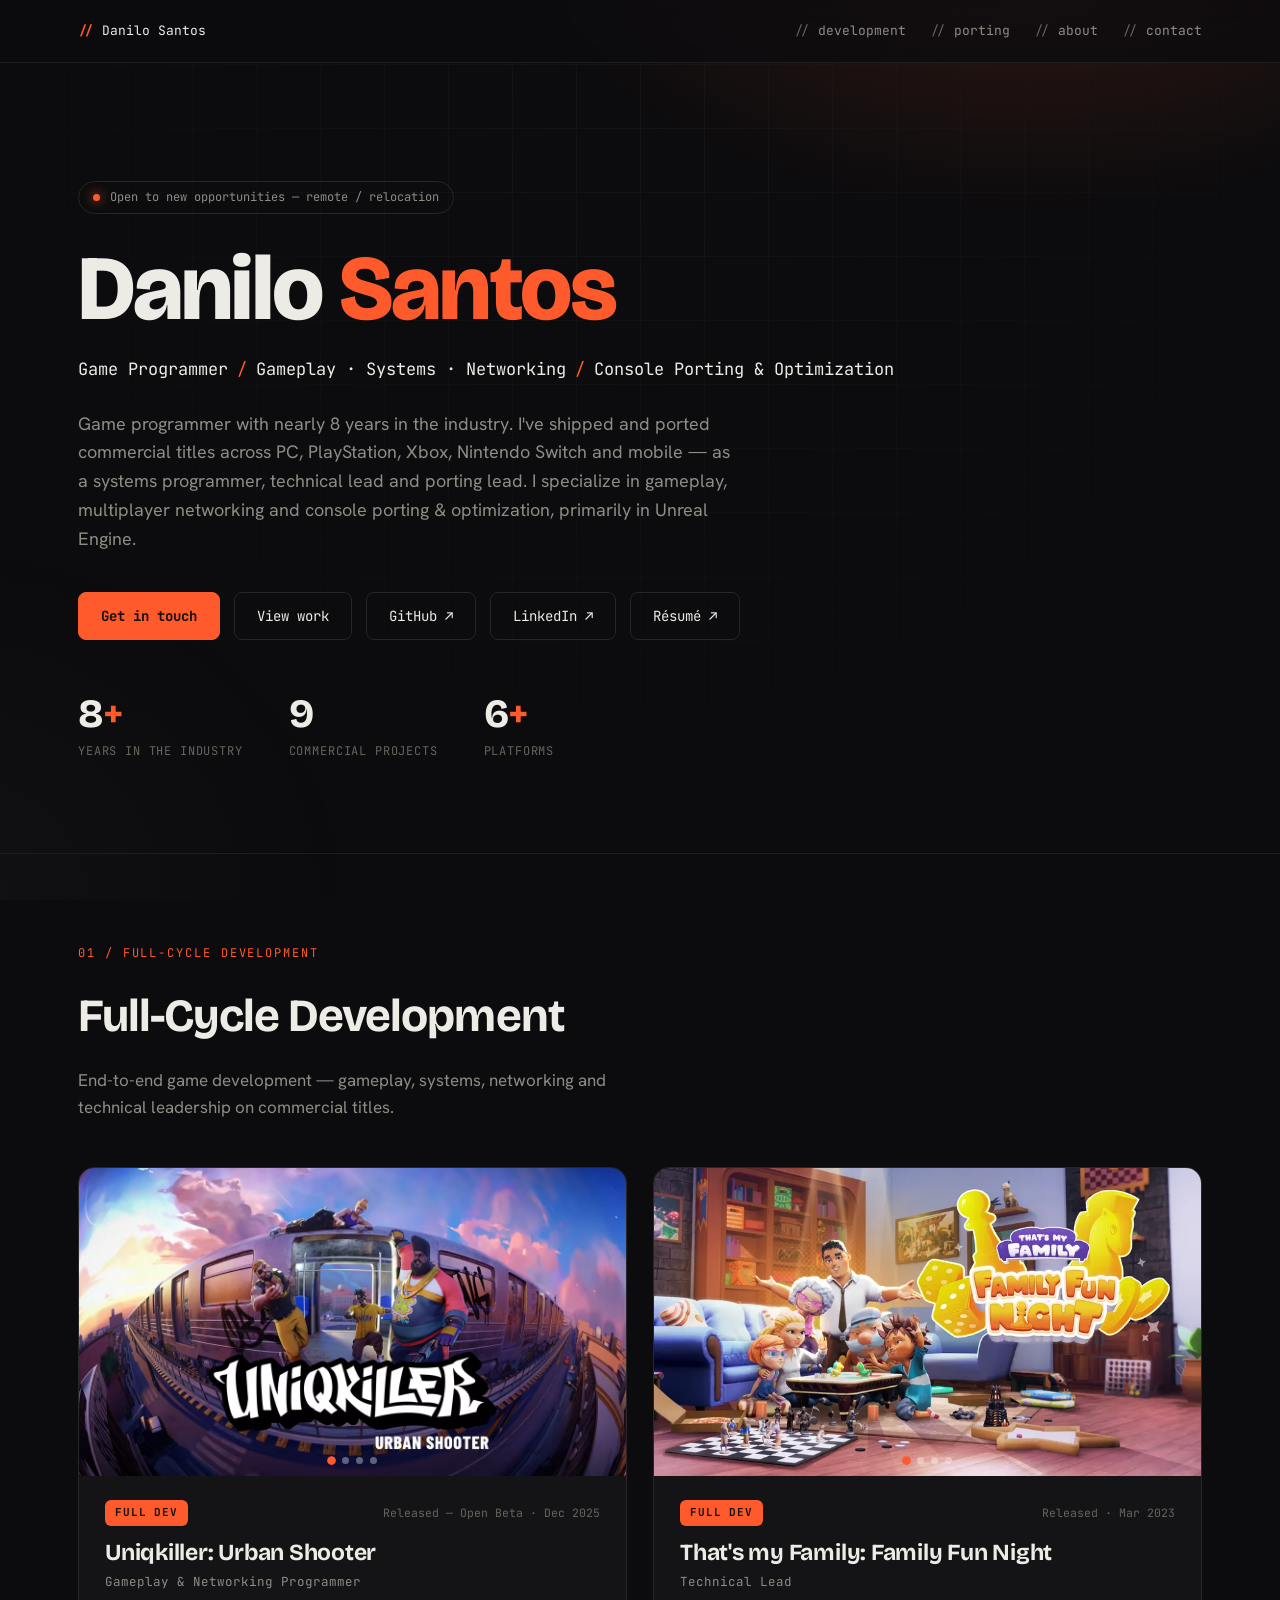
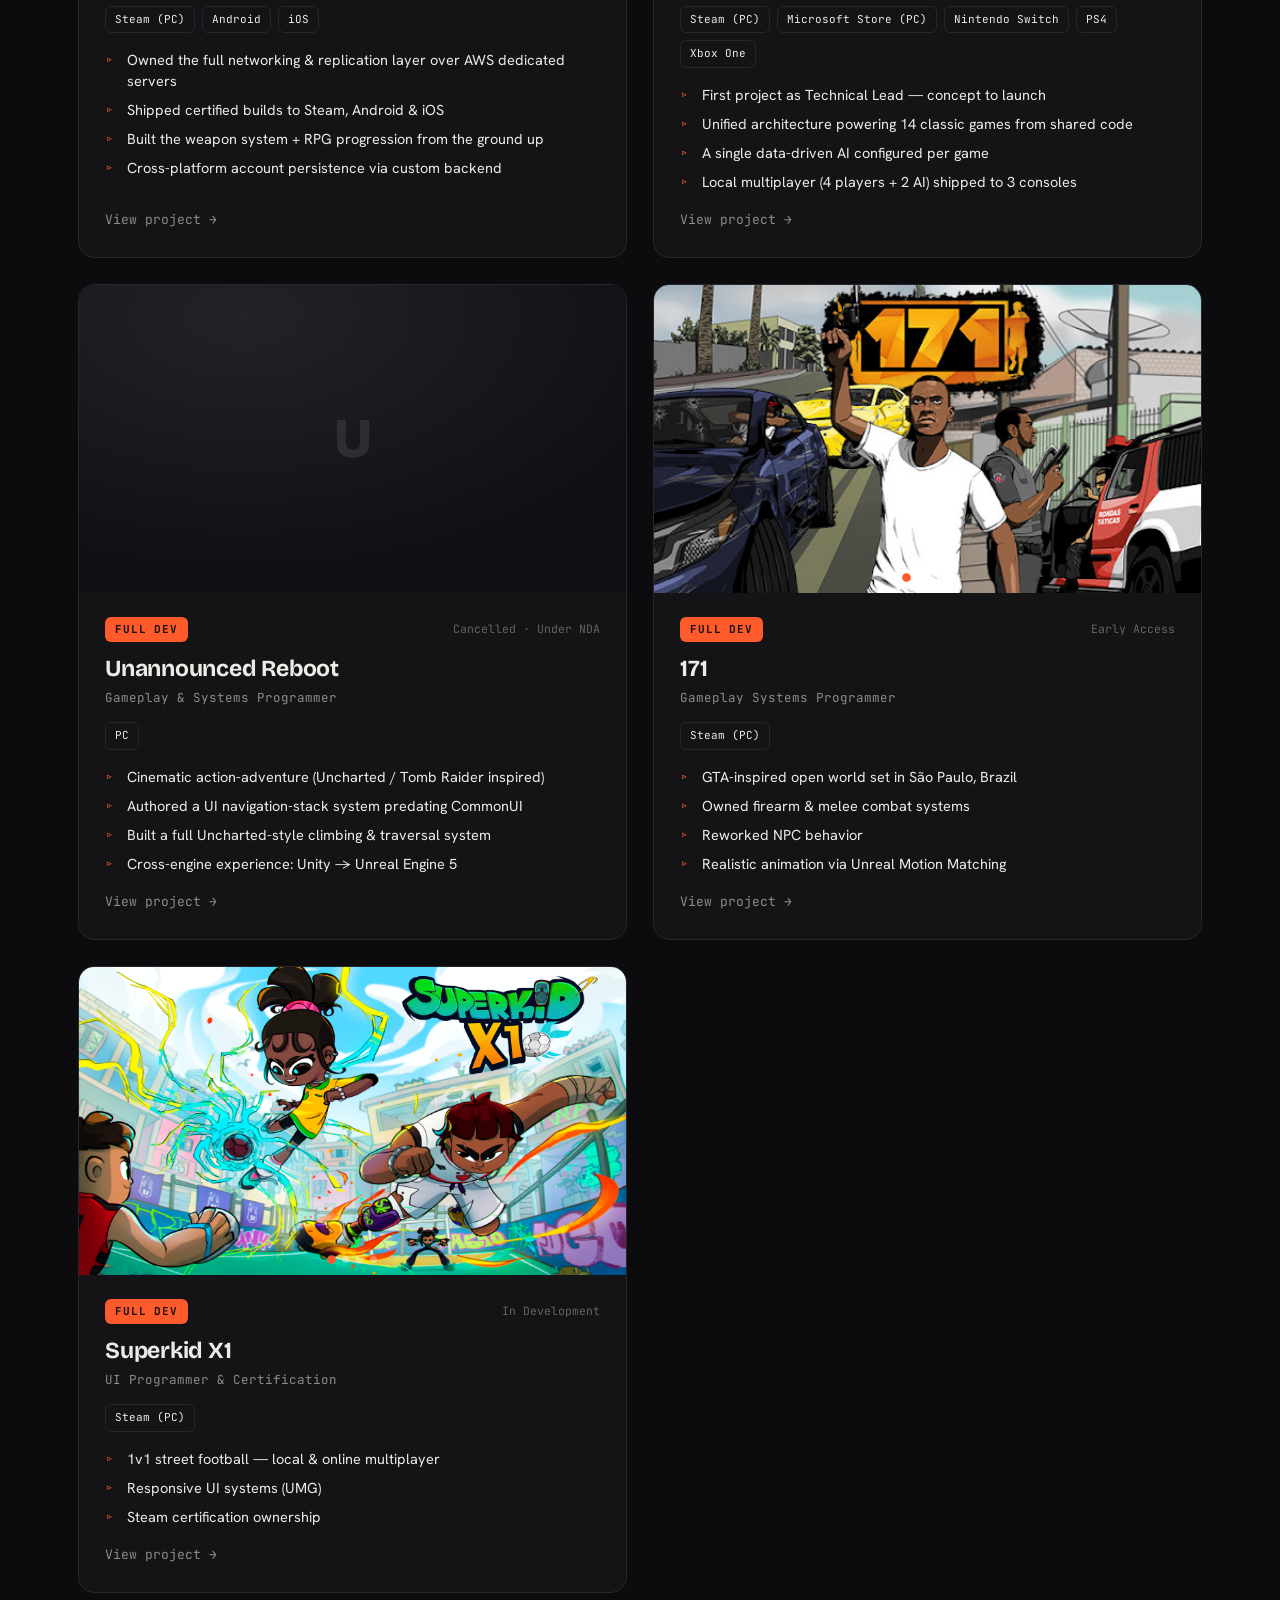
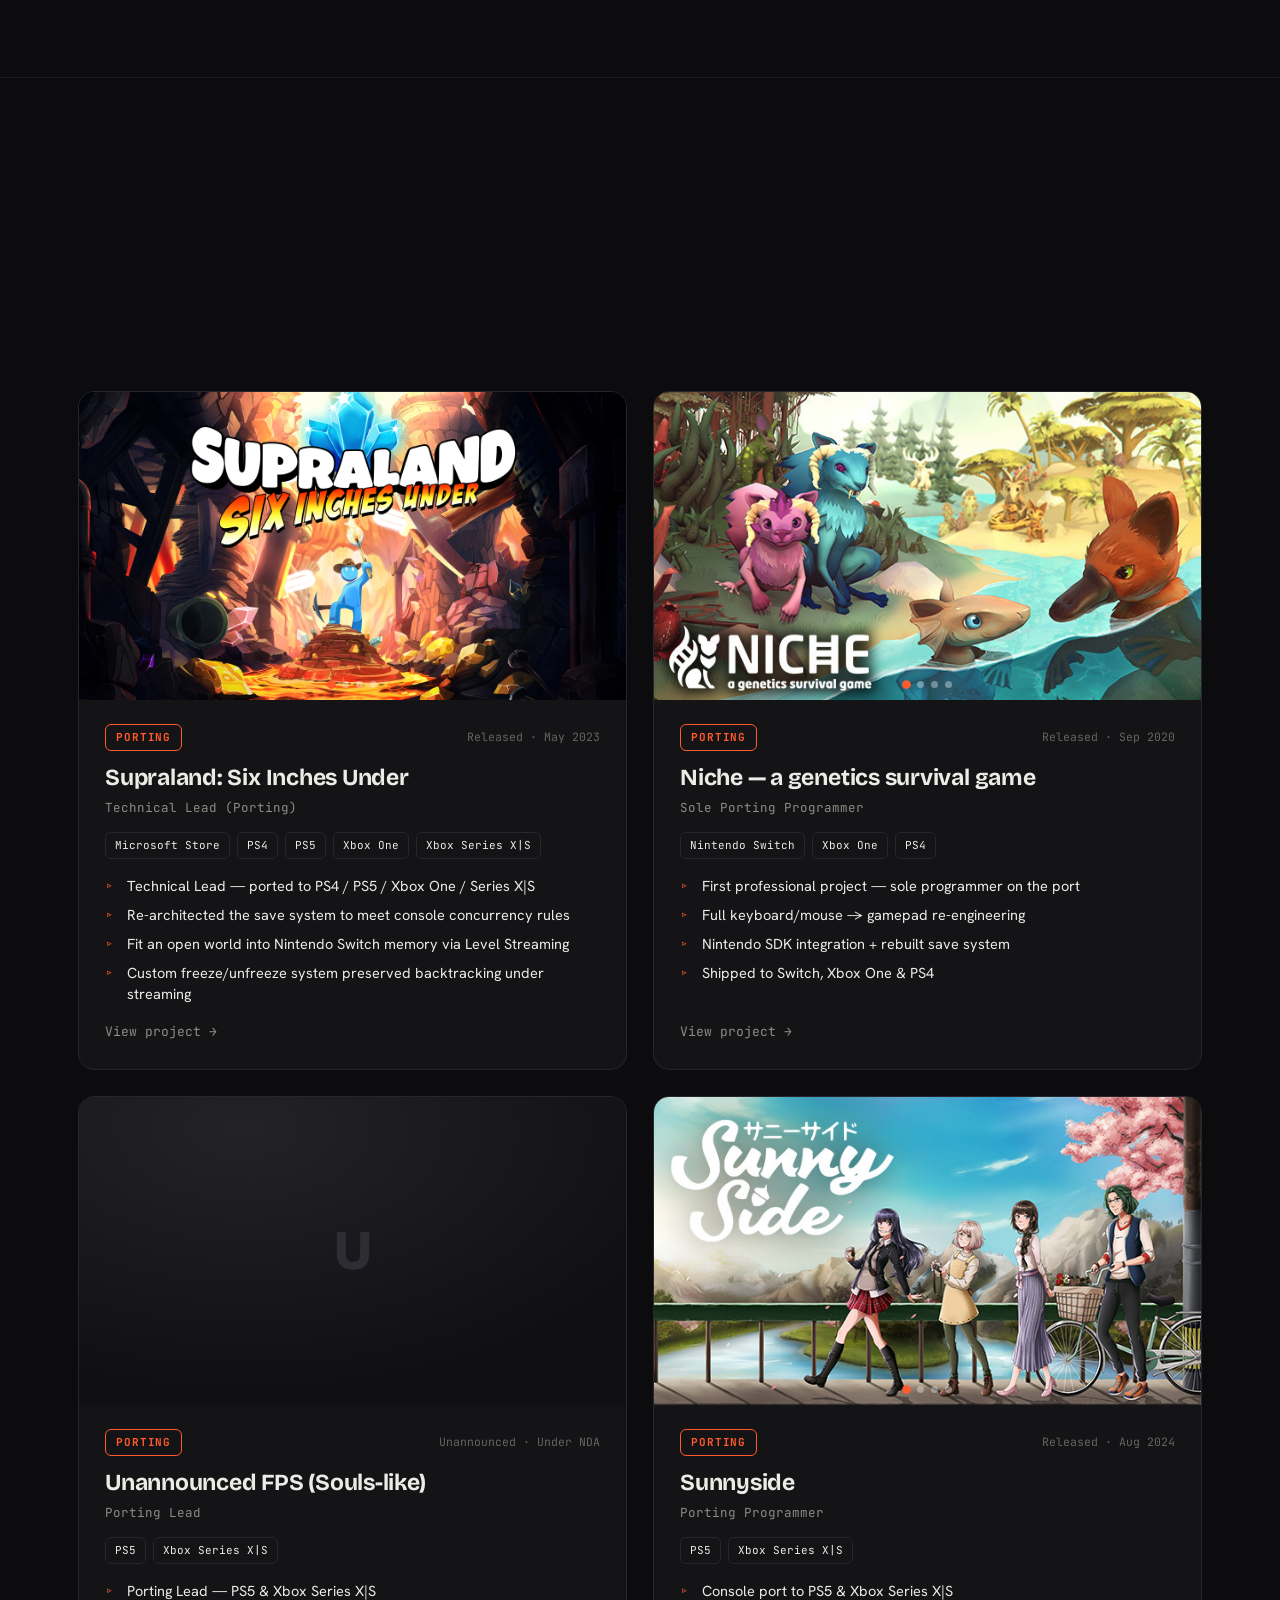
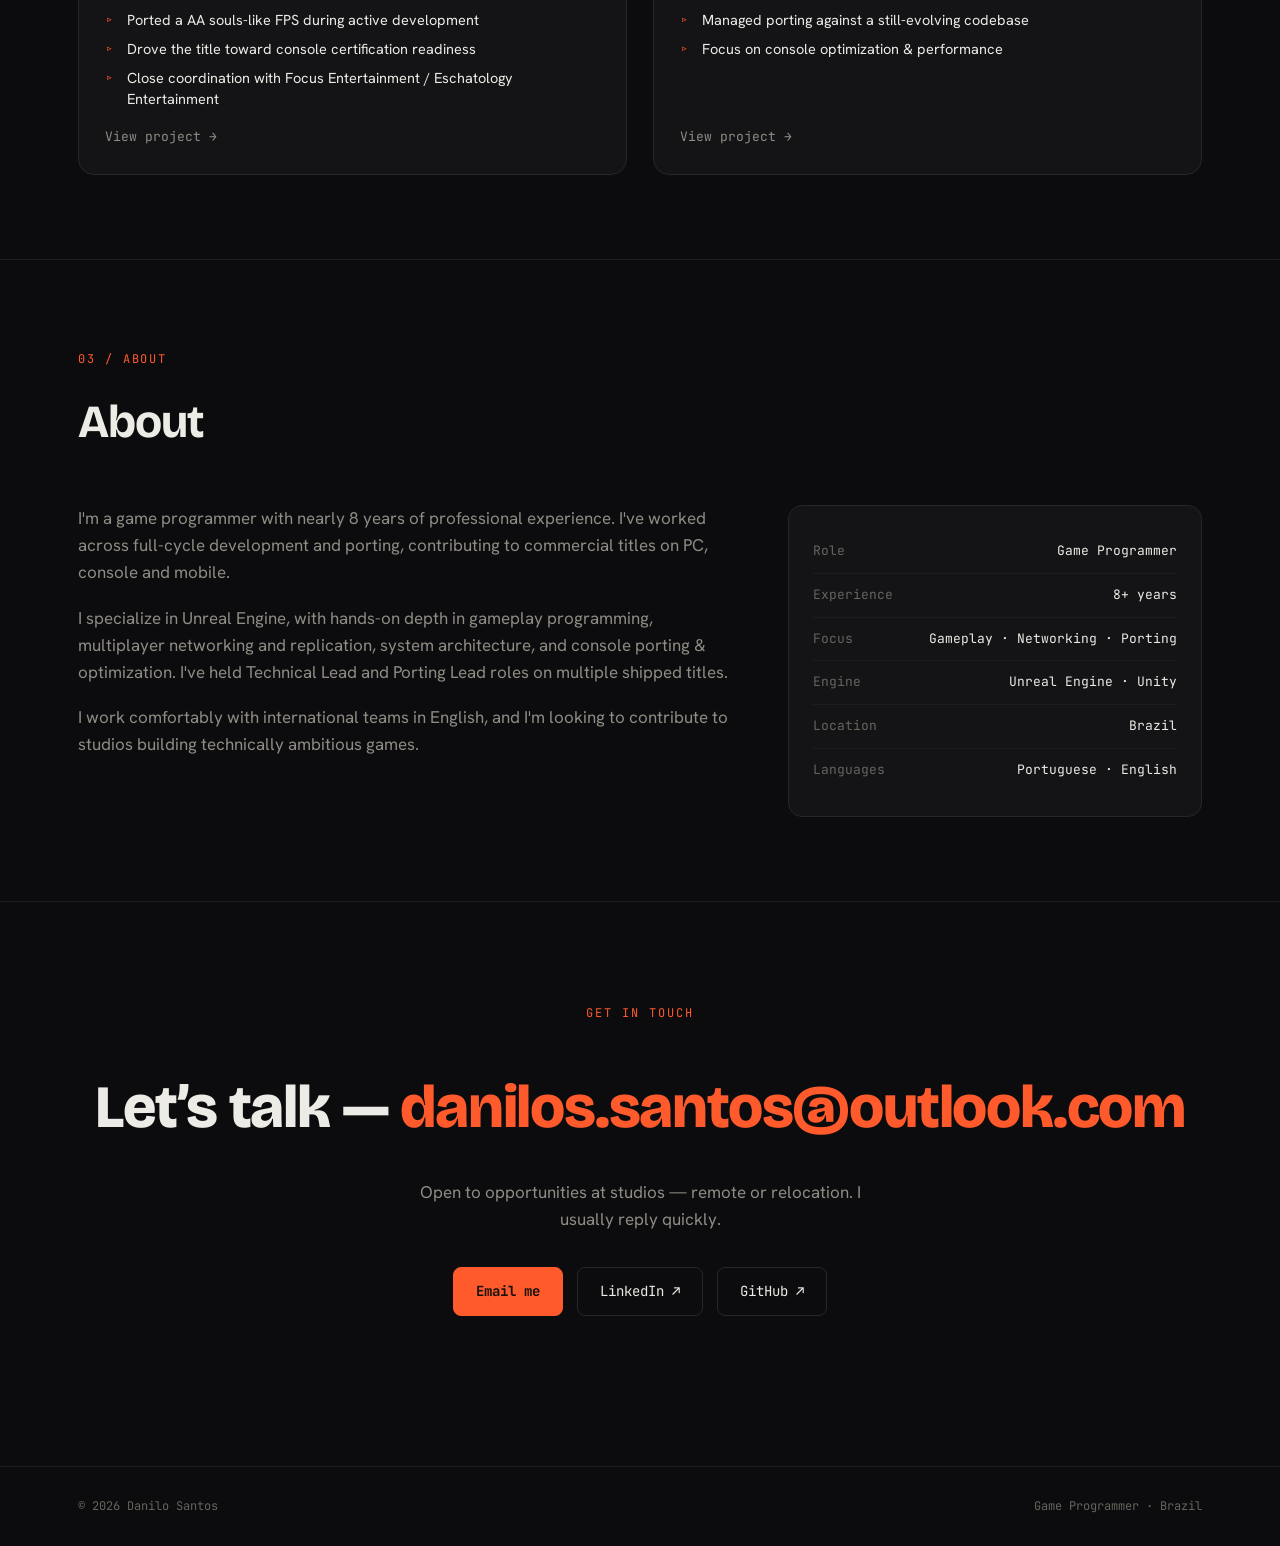
<file: index.html>
<!DOCTYPE html>
<html lang="en" class="js">
<head>
<meta charset="UTF-8" />
<meta name="viewport" content="width=device-width, initial-scale=1.0" />
<title>Danilo · Game Programmer · Portfolio</title>
<meta name="description" content="Game programmer — gameplay, systems, multiplayer networking and console porting. Shipped commercial titles across PC, console and mobile in Unreal Engine." />
<link rel="icon" href="favicon.svg" type="image/svg+xml" />
<link rel="alternate icon" href="favicon.ico" />
<link rel="apple-touch-icon" href="apple-touch-icon.png" />
<meta name="theme-color" content="#0c0c0e" />
<link rel="stylesheet" href="styles.css" />
</head>
<body id="top">

<nav>
  <div class="wrap">
    <a class="brand" id="brand" href="#top">// portfolio</a>
    <div class="navlinks">
      <a href="#fulldev">development</a>
      <a href="#porting">porting</a>
      <a href="#about">about</a>
      <a href="#contact">contact</a>
    </div>
  </div>
</nav>

<header class="hero">
  <div class="wrap">
    <div class="tag-top reveal"><span class="dot"></span><span id="availability"></span></div>
    <h1 class="reveal" id="heroName"></h1>
    <div class="role reveal" id="heroRole"></div>
    <p class="pitch reveal" id="heroPitch"></p>
    <div class="cta reveal" id="heroCta"></div>
    <div class="stats reveal" id="heroStats"></div>
  </div>
</header>

<section class="block" id="fulldev">
  <div class="wrap">
    <div class="sec-head reveal" id="fulldev-head"></div>
    <div class="cards" id="fulldev-list"></div>
  </div>
</section>

<section class="block" id="porting">
  <div class="wrap">
    <div class="sec-head reveal" id="porting-head"></div>
    <div class="cards" id="porting-list"></div>
  </div>
</section>

<section class="block" id="about">
  <div class="wrap">
    <div class="sec-head reveal">
      <span class="label">03 / About</span>
      <h2>About</h2>
    </div>
    <div class="about">
      <div class="reveal" id="aboutText"></div>
      <div class="factbox reveal" id="factBox"></div>
    </div>
  </div>
</section>

<div class="contact" id="contact">
  <div class="wrap reveal">
    <span class="label">Get in touch</span>
    <h2 id="contactLine"></h2>
    <p class="sub">Open to opportunities at studios — remote or relocation. I usually reply quickly.</p>
    <div class="cta" style="justify-content:center" id="contactCta"></div>
  </div>
</div>

<footer>
  <div class="wrap">
    <span id="footL"></span>
    <span id="footR"></span>
  </div>
</footer>

<script src="data.js"></script>
<script src="app.js"></script>
<script>renderHome();</script>
</body>
</html>
</file>
<file: styles.css>
/* ============================================================================
   PORTFÓLIO — ESTILOS (compartilhado pela home e pelas páginas de projeto)
   Para mudar a cor de destaque, edite --accent abaixo.
   ============================================================================ */
@import url('https://fonts.googleapis.com/css2?family=Bricolage+Grotesque:opsz,wght@12..96,500;12..96,700;12..96,800&family=Hanken+Grotesk:wght@400;500;600;700&family=JetBrains+Mono:wght@400;500;700&display=swap');

:root{
  --bg:#0c0c0e; --panel:#141417; --panel-2:#17171b;
  --line:#26262b; --line-soft:#1d1d21;
  --fg:#ecebe5; --muted:#8f8c84; --dim:#67645d;
  --accent:#ff5a2c; --accent-deep:#d8410f; --accent-glow:rgba(255,90,44,.16);
  --maxw:1180px;
  --mono:"JetBrains Mono",ui-monospace,Menlo,monospace;
  --display:"Bricolage Grotesque",sans-serif;
  --body:"Hanken Grotesk",sans-serif;
}
*{box-sizing:border-box;margin:0;padding:0}
html{scroll-behavior:smooth}
body{background:var(--bg);color:var(--fg);font-family:var(--body);font-size:17px;line-height:1.6;-webkit-font-smoothing:antialiased;overflow-x:hidden;position:relative;}
body::before{content:"";position:fixed;inset:0;z-index:-2;pointer-events:none;
  background:radial-gradient(900px 520px at 80% -10%,var(--accent-glow),transparent 60%),radial-gradient(700px 600px at -5% 100%,rgba(120,120,150,.05),transparent 60%);}
body::after{content:"";position:fixed;inset:0;z-index:-1;opacity:.5;pointer-events:none;
  background-image:linear-gradient(var(--line-soft) 1px,transparent 1px),linear-gradient(90deg,var(--line-soft) 1px,transparent 1px);
  background-size:64px 64px;-webkit-mask-image:radial-gradient(circle at 50% 14%,#000,transparent 78%);mask-image:radial-gradient(circle at 50% 14%,#000,transparent 78%);}
a{color:inherit;text-decoration:none}
::selection{background:var(--accent);color:#13110f}
.wrap{max-width:var(--maxw);margin:0 auto;padding:0 28px}
.mono{font-family:var(--mono)}
.accent{color:var(--accent)}
.label{font-family:var(--mono);font-size:12px;letter-spacing:.16em;text-transform:uppercase;color:var(--accent);display:inline-block}

/* ---------- NAV ---------- */
nav{position:sticky;top:0;z-index:50;backdrop-filter:blur(10px);background:rgba(12,12,14,.72);border-bottom:1px solid var(--line-soft)}
nav .wrap{display:flex;align-items:center;justify-content:space-between;height:62px}
.brand{font-family:var(--mono);font-size:13px;color:var(--fg)}
.brand b{color:var(--accent)}
.navlinks{display:flex;gap:24px;font-family:var(--mono);font-size:13px}
.navlinks a{color:var(--muted);transition:color .2s}
.navlinks a:hover{color:var(--fg)}
.navlinks a::before{content:"// ";color:var(--dim)}
@media(max-width:640px){.navlinks{display:none}}

/* ---------- BUTTONS ---------- */
.btn{font-family:var(--mono);font-size:14px;padding:12px 22px;border-radius:8px;border:1px solid var(--line);transition:all .22s ease;display:inline-flex;align-items:center;gap:9px}
.btn:hover{transform:translateY(-2px)}
.btn.primary{background:var(--accent);color:#14110e;border-color:var(--accent);font-weight:700}
.btn.primary:hover{background:var(--accent-deep);box-shadow:0 10px 30px var(--accent-glow)}
.btn.ghost:hover{border-color:var(--accent);color:var(--accent)}

/* ---------- HERO ---------- */
header.hero{padding:118px 0 92px}
.tag-top{display:inline-flex;align-items:center;gap:10px;font-family:var(--mono);font-size:12px;color:var(--muted);border:1px solid var(--line);border-radius:999px;padding:6px 14px;margin-bottom:30px}
.dot{width:7px;height:7px;border-radius:50%;background:var(--accent);box-shadow:0 0 12px var(--accent)}
.hero h1{font-family:var(--display);font-weight:800;font-size:clamp(44px,8vw,92px);line-height:.98;letter-spacing:-.02em;margin-bottom:22px}
.role{font-family:var(--mono);font-size:clamp(13px,2.2vw,17px);color:var(--fg);margin-bottom:26px}
.role .sep{color:var(--accent);margin:0 9px}
.pitch{max-width:660px;color:var(--muted);font-size:18px;margin-bottom:38px}
.cta{display:flex;flex-wrap:wrap;gap:14px;margin-bottom:54px}
.stats{display:flex;flex-wrap:wrap;gap:46px}
.stat .num{font-family:var(--display);font-weight:700;font-size:40px;line-height:1}
.stat .cap{font-family:var(--mono);font-size:12px;color:var(--dim);letter-spacing:.07em;margin-top:8px;text-transform:uppercase}

/* ---------- SECTIONS ---------- */
section.block{padding:84px 0;border-top:1px solid var(--line-soft)}
.sec-head{margin-bottom:46px}
.sec-head h2{font-family:var(--display);font-weight:700;font-size:clamp(28px,4.5vw,46px);letter-spacing:-.02em;margin-top:14px}
.sec-head p{color:var(--muted);max-width:600px;margin-top:14px}

/* ---------- CARD GRID ---------- */
.cards{display:grid;grid-template-columns:repeat(2,1fr);gap:26px}
@media(max-width:860px){.cards{grid-template-columns:1fr}}
.card{border:1px solid var(--line);border-radius:16px;overflow:hidden;background:var(--panel);cursor:pointer;transition:border-color .25s,transform .25s,box-shadow .25s;display:flex;flex-direction:column}
.card:hover,.card:focus-visible{border-color:var(--accent);transform:translateY(-4px);box-shadow:0 26px 60px -34px var(--accent-glow);outline:none}
.card-media{position:relative;aspect-ratio:16/9;background:#0f0f12}
.card-body{padding:24px 26px 26px;display:flex;flex-direction:column;flex:1}
.card-top{display:flex;align-items:center;justify-content:space-between;gap:12px;margin-bottom:14px}
.badge{font-family:var(--mono);font-size:11px;letter-spacing:.08em;text-transform:uppercase;padding:4px 10px;border-radius:6px;font-weight:700}
.badge.fulldev{background:var(--accent);color:#14110e}
.badge.porting{background:transparent;color:var(--accent);border:1px solid var(--accent)}
.status{font-size:11.5px;color:var(--dim)}
.card-body h3{font-family:var(--display);font-weight:700;font-size:23px;letter-spacing:-.01em;line-height:1.1}
.card-body .role{font-family:var(--mono);font-size:12.5px;color:var(--muted);margin:7px 0 14px}
.plats{display:flex;flex-wrap:wrap;gap:7px;margin-bottom:16px}
.plat{font-family:var(--mono);font-size:11px;color:var(--fg);border:1px solid var(--line);border-radius:6px;padding:4px 9px}
ul.hl{list-style:none;display:flex;flex-direction:column;gap:8px;margin-bottom:18px}
ul.hl li{position:relative;padding-left:22px;font-size:14.5px;color:var(--fg);line-height:1.45}
ul.hl li::before{content:"▹";position:absolute;left:0;color:var(--accent);font-family:var(--mono)}
.view{font-size:13px;color:var(--muted);margin-top:auto;transition:color .2s}
.card:hover .view{color:var(--accent)}

/* ---------- CAROUSEL ---------- */
.carousel{position:absolute;inset:0;overflow:hidden}
.car-track{position:absolute;inset:0}
.car-slide{position:absolute;inset:0;opacity:0;transition:opacity .7s ease}
.car-slide.active{opacity:1}
.car-slide img{width:100%;height:100%;object-fit:cover;display:block}
.car-btn{position:absolute;top:50%;transform:translateY(-50%);z-index:3;width:36px;height:36px;border-radius:50%;border:1px solid var(--line);background:rgba(12,12,14,.6);color:var(--fg);font-size:20px;line-height:1;cursor:pointer;opacity:0;transition:opacity .2s,background .2s,border-color .2s;backdrop-filter:blur(4px)}
.carousel:hover .car-btn{opacity:1}
.car-btn:hover{background:var(--accent);color:#14110e;border-color:var(--accent)}
.car-btn.prev{left:12px}.car-btn.next{right:12px}
.car-dots{position:absolute;bottom:12px;left:0;right:0;z-index:3;display:flex;justify-content:center;gap:7px}
.car-dot{width:7px;height:7px;border-radius:50%;border:none;background:rgba(255,255,255,.35);cursor:pointer;padding:0;transition:background .2s,transform .2s}
.car-dot.on{background:var(--accent);transform:scale(1.25)}

/* placeholder de mídia */
.media-ph{position:absolute;inset:0;display:flex;flex-direction:column;align-items:center;justify-content:center;gap:10px;text-align:center;background:radial-gradient(120% 120% at 30% 10%,#232227,#101014 70%)}
.ph-big{font-family:var(--display);font-weight:800;font-size:56px;color:#2e2d33;line-height:1}
.ph-cap{font-size:11px;color:var(--dim);letter-spacing:.12em}

/* ---------- ABOUT ---------- */
.about{display:grid;grid-template-columns:1.6fr 1fr;gap:48px;align-items:start}
@media(max-width:820px){.about{grid-template-columns:1fr;gap:30px}}
.about p{color:var(--muted);font-size:17px;margin-bottom:18px}
.m-box,.factbox{border:1px solid var(--line);border-radius:14px;padding:24px;background:var(--panel)}
.m-row{display:flex;justify-content:space-between;gap:16px;padding:11px 0;border-bottom:1px solid var(--line-soft);font-family:var(--mono);font-size:13px}
.m-row:last-child{border-bottom:none}
.m-k{color:var(--dim)}.m-v{color:var(--fg);text-align:right}

/* ---------- CONTACT / FOOTER ---------- */
.contact{text-align:center;padding:96px 0;border-top:1px solid var(--line-soft)}
.contact .label{margin-bottom:22px}
.contact h2{font-family:var(--display);font-weight:800;font-size:clamp(30px,6vw,60px);letter-spacing:-.02em;margin:14px 0 24px}
.contact h2 a{color:var(--accent);border-bottom:3px solid transparent;transition:border-color .2s}
.contact h2 a:hover{border-color:var(--accent)}
.contact .sub{color:var(--muted);max-width:480px;margin:0 auto 34px}
footer{border-top:1px solid var(--line-soft);padding:30px 0}
footer .wrap{display:flex;justify-content:space-between;flex-wrap:wrap;gap:14px;font-family:var(--mono);font-size:12px;color:var(--dim)}
footer a{color:var(--muted)}footer a:hover{color:var(--accent)}

/* ============================================================ PROJECT PAGE */
.p-root{max-width:1040px;margin:0 auto;padding:0 28px 40px}
.back{display:inline-block;color:var(--muted);font-size:13px;margin:40px 0 26px;transition:color .2s}
.back:hover{color:var(--accent)}
.p-head{margin-bottom:30px}
.p-head .badge{margin-bottom:18px}
.p-head h1{font-family:var(--display);font-weight:800;font-size:clamp(34px,6vw,62px);letter-spacing:-.02em;line-height:1.02;margin-bottom:14px}
.p-tagline{color:var(--muted);font-size:19px;max-width:720px;margin-bottom:20px}

.p-media{border:1px solid var(--line);border-radius:16px;overflow:hidden;background:#0f0f12;aspect-ratio:16/9;position:relative;margin-bottom:46px}
.hero-media{position:absolute;inset:0}
.hero-media img{width:100%;height:100%;object-fit:cover}
.hero-media.is-video iframe,.hero-media.is-video video{position:absolute;inset:0;width:100%;height:100%;border:0;background:#000}

.p-grid{display:grid;grid-template-columns:1fr 320px;gap:48px;align-items:start}
@media(max-width:900px){.p-grid{grid-template-columns:1fr;gap:34px}}
.p-main section{margin-bottom:40px}
.p-main h2{font-family:var(--display);font-weight:700;font-size:26px;letter-spacing:-.01em;margin-bottom:16px}
.p-main p{color:var(--muted);font-size:17px}
ul.bullets{list-style:none;display:flex;flex-direction:column;gap:12px}
ul.bullets li{position:relative;padding-left:24px;color:var(--fg);font-size:16px;line-height:1.55}
ul.bullets li::before{content:"▹";position:absolute;left:0;color:var(--accent);font-family:var(--mono)}
ul.bullets.sm li{font-size:14px;gap:8px}
ul.hl.big li{font-size:16px}

/* challenges & solutions */
.cs-list{display:flex;flex-direction:column;gap:18px}
.cs{display:grid;grid-template-columns:1fr 1fr;gap:0;border:1px solid var(--line);border-radius:14px;overflow:hidden;background:var(--panel)}
@media(max-width:680px){.cs{grid-template-columns:1fr}}
.cs-col{padding:22px}
.cs-col.sol{background:rgba(255,90,44,.05);border-left:1px solid var(--line)}
@media(max-width:680px){.cs-col.sol{border-left:none;border-top:1px solid var(--line)}}
.cs-k{display:block;font-size:11px;letter-spacing:.14em;text-transform:uppercase;color:var(--dim);margin-bottom:9px}
.cs-col.sol .cs-k{color:var(--accent)}
.cs-col p{color:var(--fg);font-size:15px;line-height:1.55}

/* side */
.p-side{display:flex;flex-direction:column;gap:22px;position:sticky;top:84px}
@media(max-width:900px){.p-side{position:static}}
.side-block h4{font-size:11px;letter-spacing:.14em;text-transform:uppercase;color:var(--accent);margin-bottom:13px}
.chips{display:flex;flex-wrap:wrap;gap:8px}
.chip{font-size:13px;color:var(--fg);background:var(--panel);border:1px solid var(--line);border-radius:8px;padding:7px 12px;transition:border-color .2s,color .2s}
.chip:hover{border-color:var(--accent);color:var(--accent)}
.side-links{display:flex;flex-wrap:wrap;gap:10px}

/* gallery */
.p-gallery{margin-top:8px}
.p-gallery h2{font-family:var(--display);font-weight:700;font-size:26px;margin-bottom:18px}
.p-gallery>div{position:relative;aspect-ratio:16/9;border:1px solid var(--line);border-radius:16px;overflow:hidden;background:#0f0f12}

.p-foot{margin-top:60px;border-top:1px solid var(--line-soft);padding-top:28px}
.p-foot .wrap{max-width:none;padding:0;display:flex;justify-content:space-between;flex-wrap:wrap;gap:14px;color:var(--dim)}
.p-foot a{color:var(--muted)}
.p-foot a:hover{color:var(--accent)}
.notfound{padding:120px 0;text-align:center}
.notfound h1{font-family:var(--display);font-weight:800;font-size:40px;margin-bottom:14px}
.notfound a{color:var(--accent)}

/* ---------- REVEAL ---------- */
.js .reveal{opacity:0;transform:translateY(22px);transition:opacity .7s cubic-bezier(.2,.7,.2,1),transform .7s cubic-bezier(.2,.7,.2,1)}
.js .reveal.in{opacity:1;transform:none}
</file>
